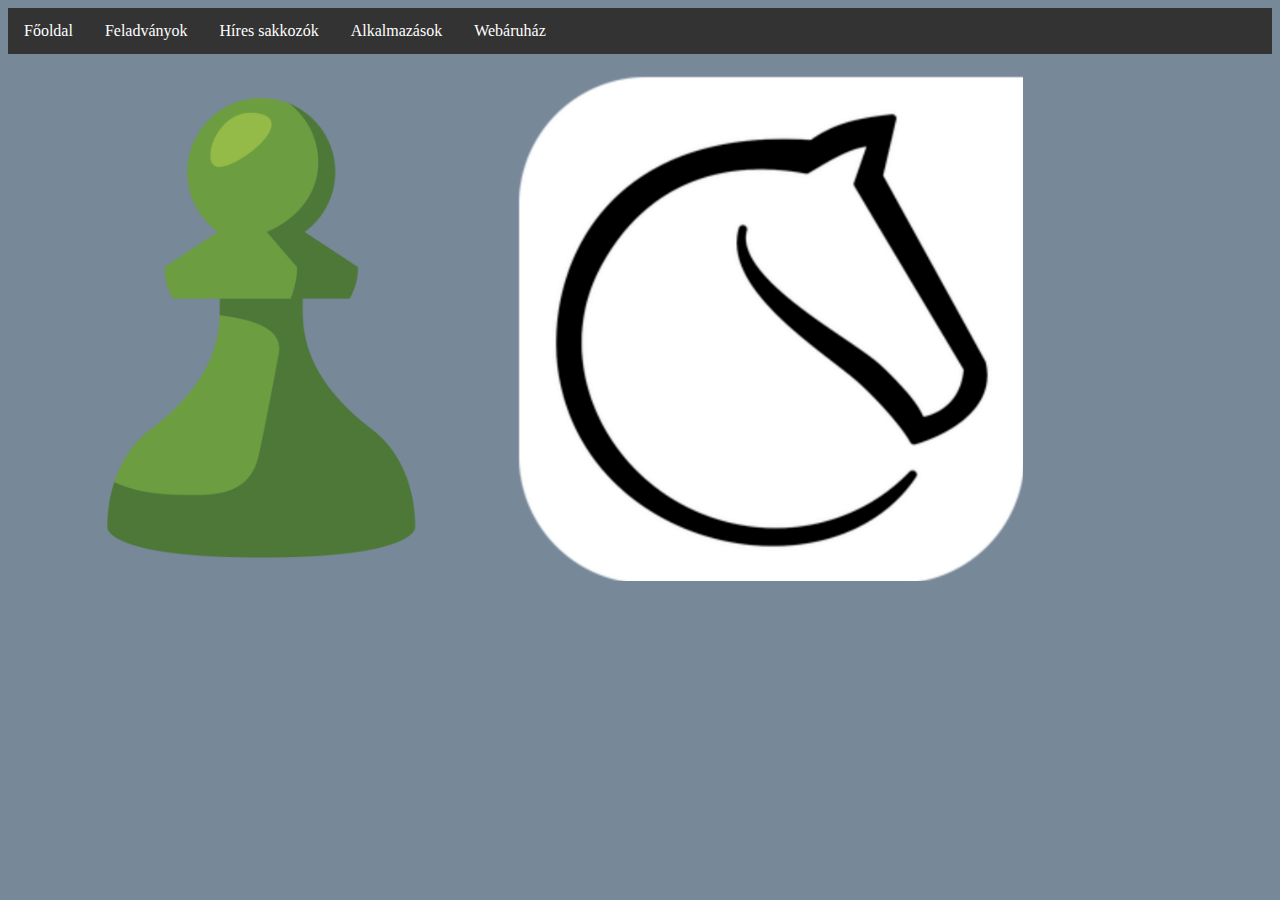
<file: Komplex téli-szüneti projektmunka/Chess.html>
<!DOCTYPE html>
<html lang="hu">
<head>
    <meta charset="UTF-8">
    <meta http-equiv="X-UA-Compatible" content="IE=edge">
    <meta name="viewport" content="width=device-width, initial-scale=1.0">
    <title>Alkalmazások</title>
    <link href="style.css" rel="stylesheet">
    
</head>
<body>
    <ul>
        <li><a href="index.html">Főoldal</a></li>
        <li><a href="Quiz.html">Feladványok</a></li>
        <li><a href="Eredm.html">Híres sakkozók</a></li>
        <li><a href="Chess.html">Alkalmazások</a></li>
        <li><a href="shop.html">Webáruház</a></li>
    </ul>
     <h4> 
    <a id="chesscom" href="https://www.chess.com/" ><img src="chess.png" alt="chess.com" title="chess.com" width="40%"></a> 
    <a id="lichessorg" href="https://lichess.org" ><img src="Lichess.org.png" alt="lichess.org" title="lichess.org" width="40%"></a>
    </h4> 
</body>
</html>
</file>
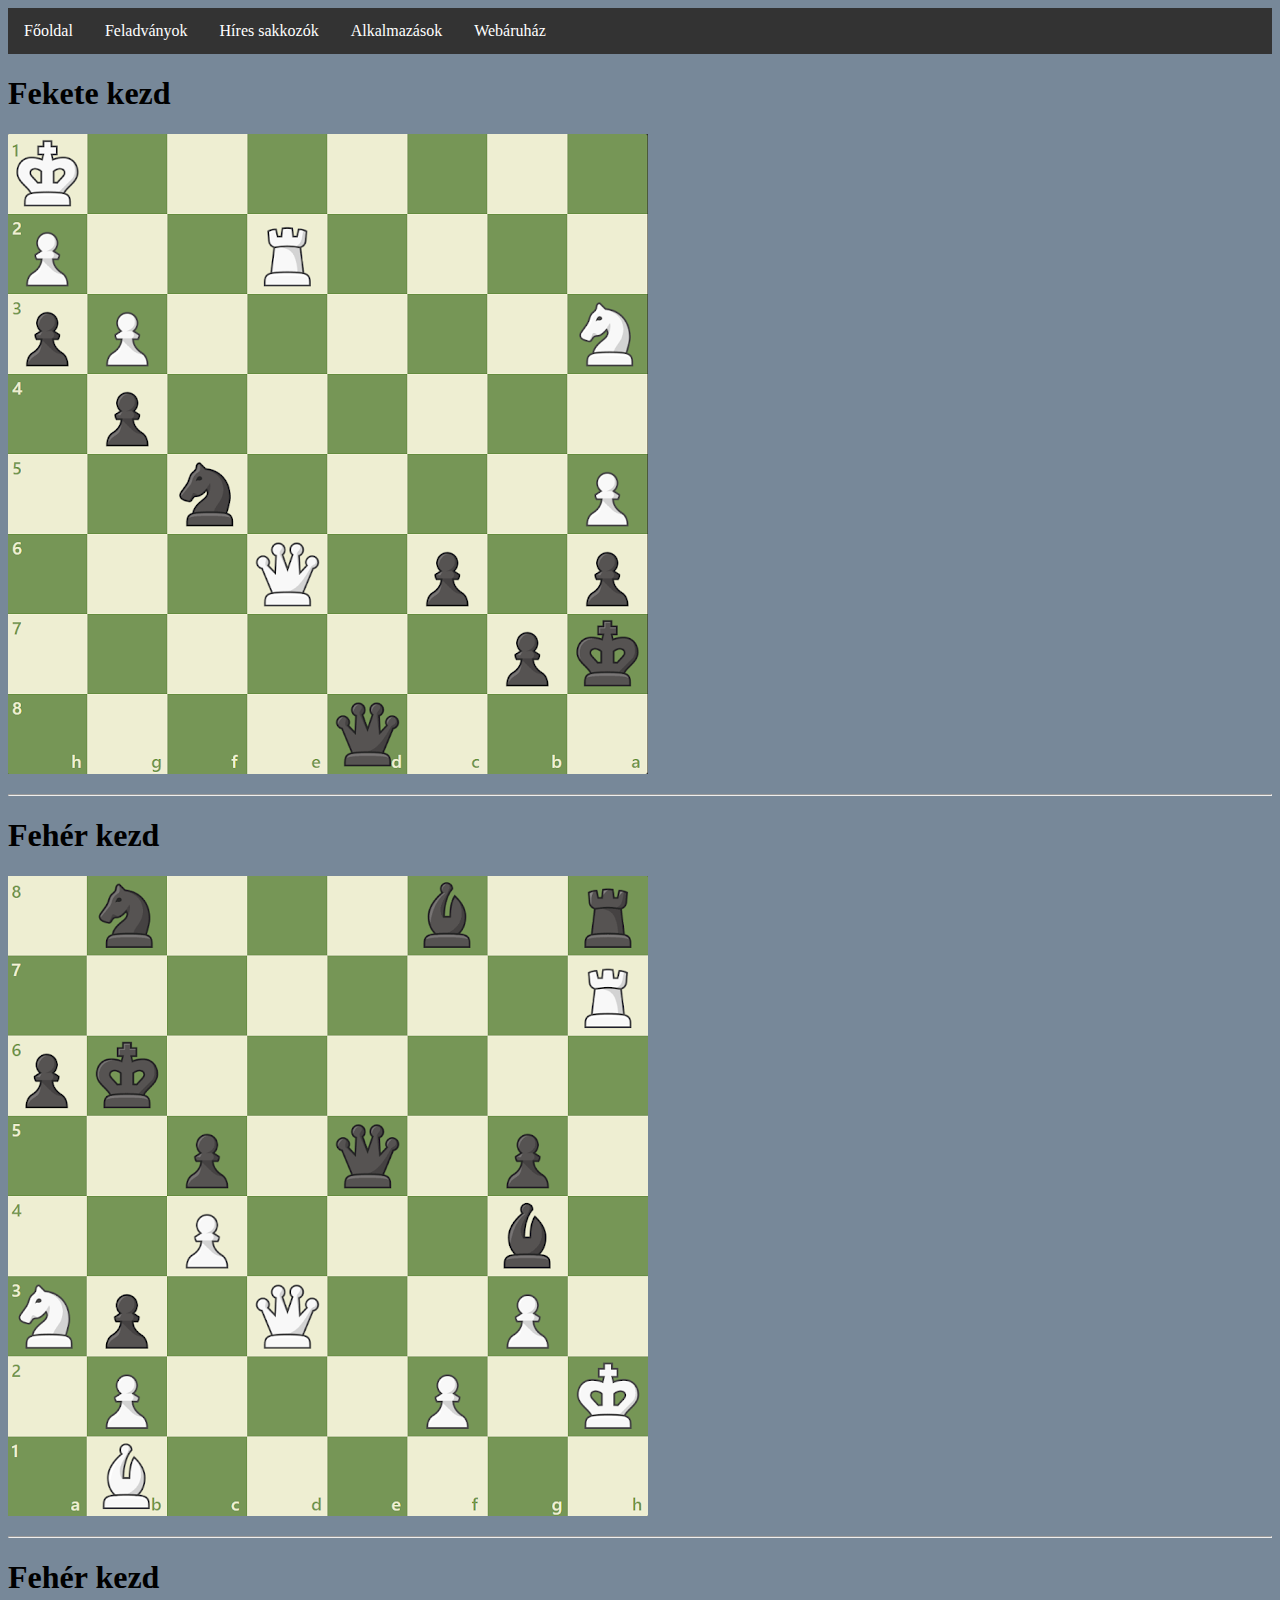
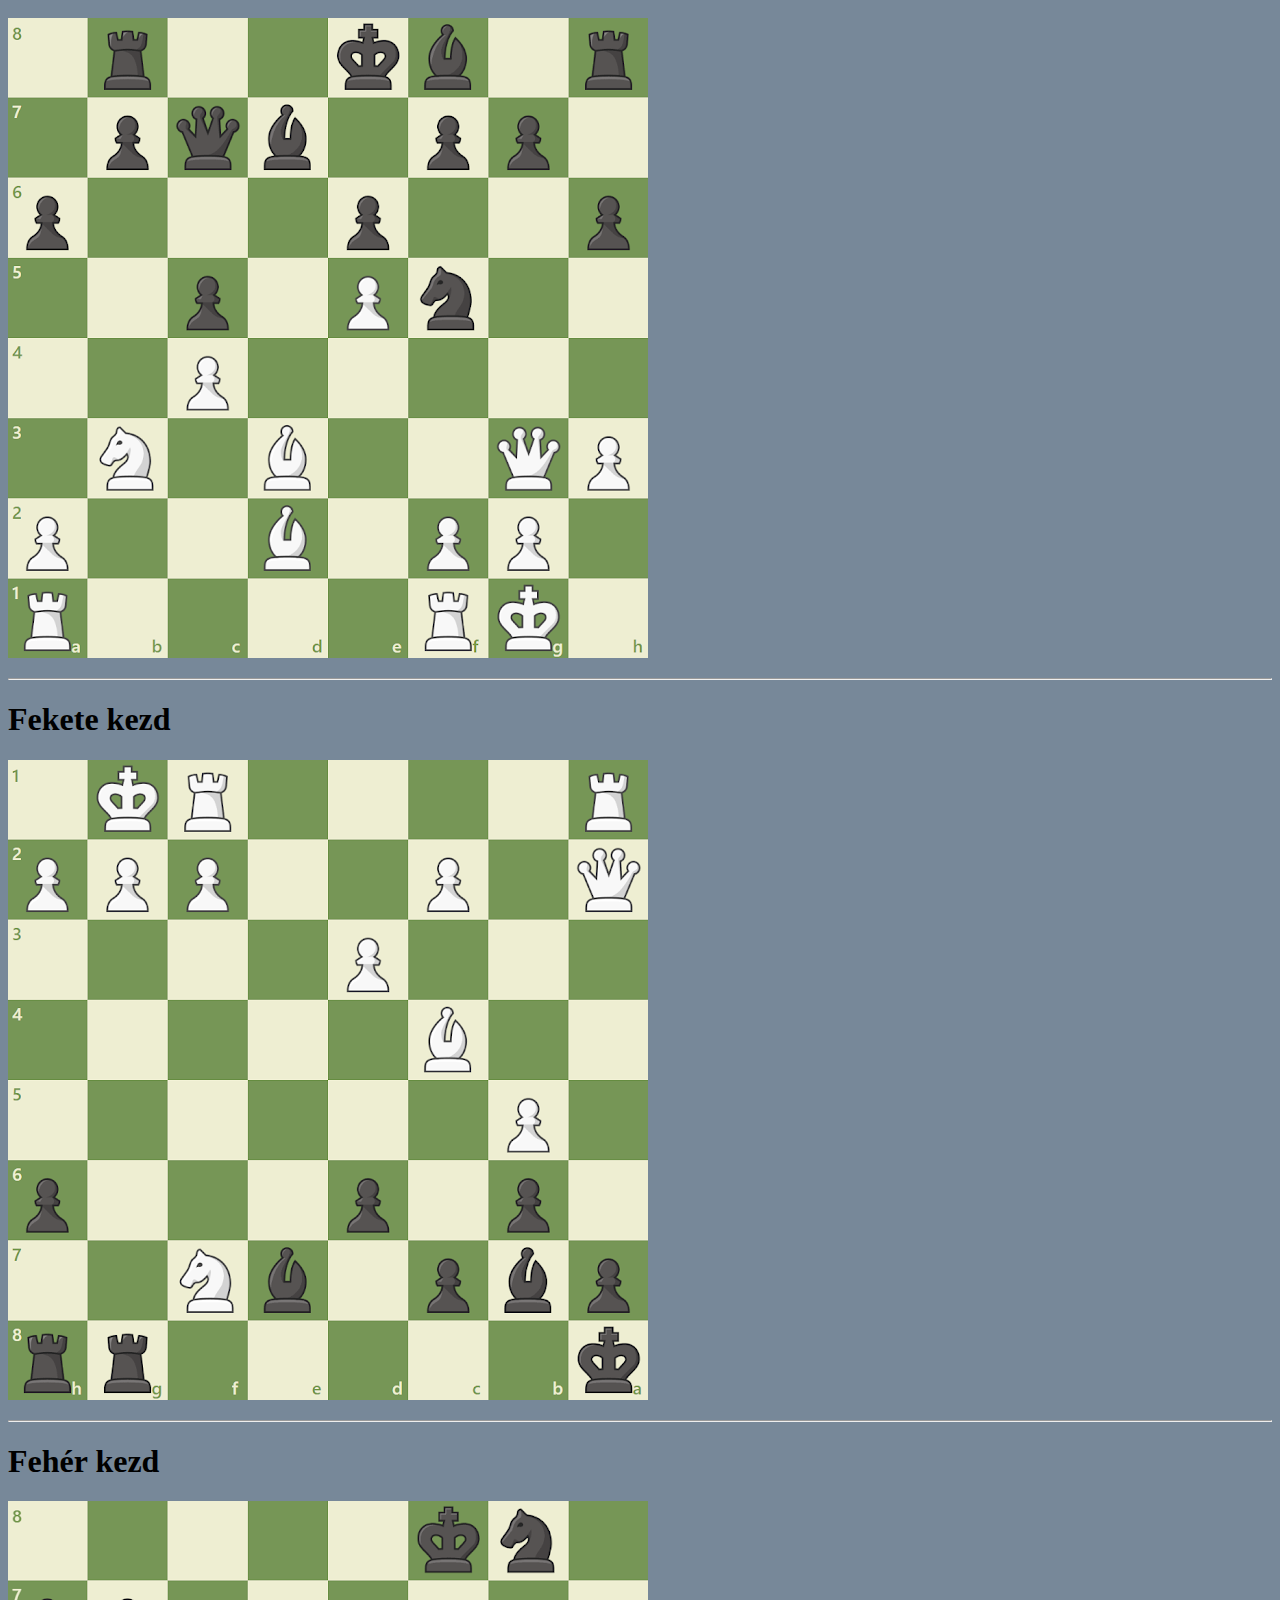
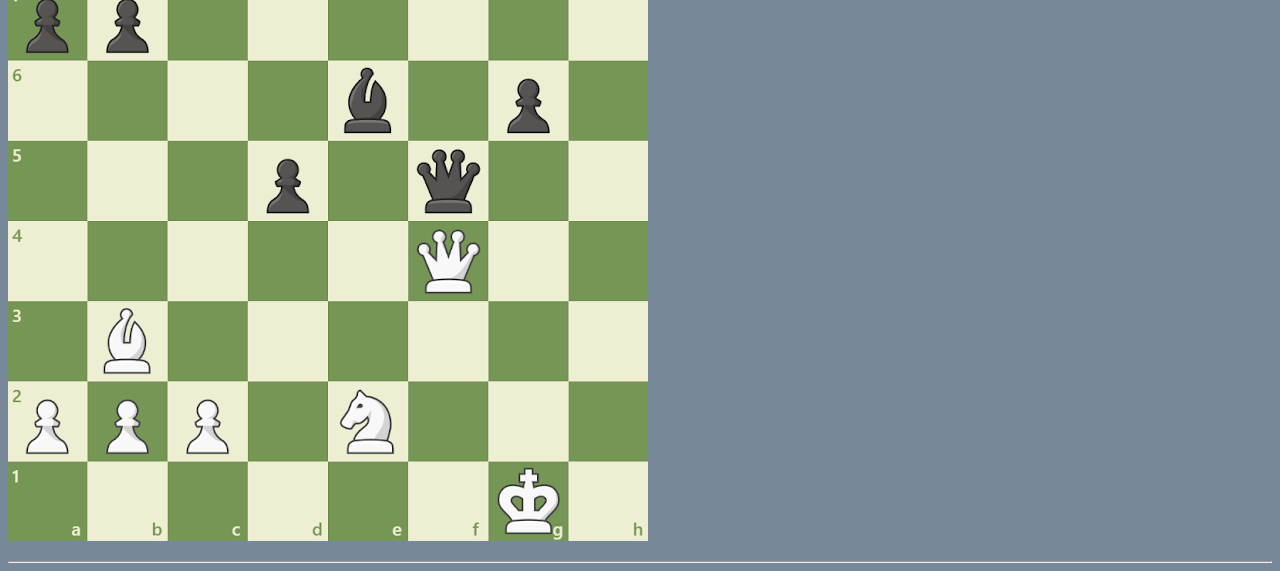
<file: Komplex téli-szüneti projektmunka/Quiz.html>
<!DOCTYPE html>
<html lang="hu">
<head>
    <meta charset="UTF-8">
    <meta http-equiv="X-UA-Compatible" content="IE=edge">
    <meta name="viewport" content="width=device-width, initial-scale=1.0">
    <title>Feladványok</title>
    <link href="style.css" rel="stylesheet">
    
</head>
<body>
    <ul>
      <li><a href="index.html">Főoldal</a></li>
      <li><a href="Quiz.html">Feladványok</a></li>
      <li><a href="Eredm.html">Híres sakkozók</a></li>
      <li><a href="Chess.html">Alkalmazások</a></li>
      <li><a href="shop.html">Webáruház</a></li>
      </ul>
      <h1>Fekete kezd</h1>
      <img id="z6" src="z1.png" alt="z1"> <p></p>
      <hr>
      <h1>Fehér kezd</h1>
      <img id="z6" src="z2.png" alt="z2"> <p></p>
      <hr>
      <h1>Fehér kezd</h1>
      <img id="z6" src="z3.png" alt="z3"> <p></p>
      <hr>
      <h1>Fekete kezd</h1>
      <img id="z6" src="z4.png" alt="z4"> <p></p>
      <hr>
      <h1>Fehér kezd</h1>
      <img id="z6" src="z5.png" alt="z5"> <p></p>
      <hr>

</body>
</html>
</file>
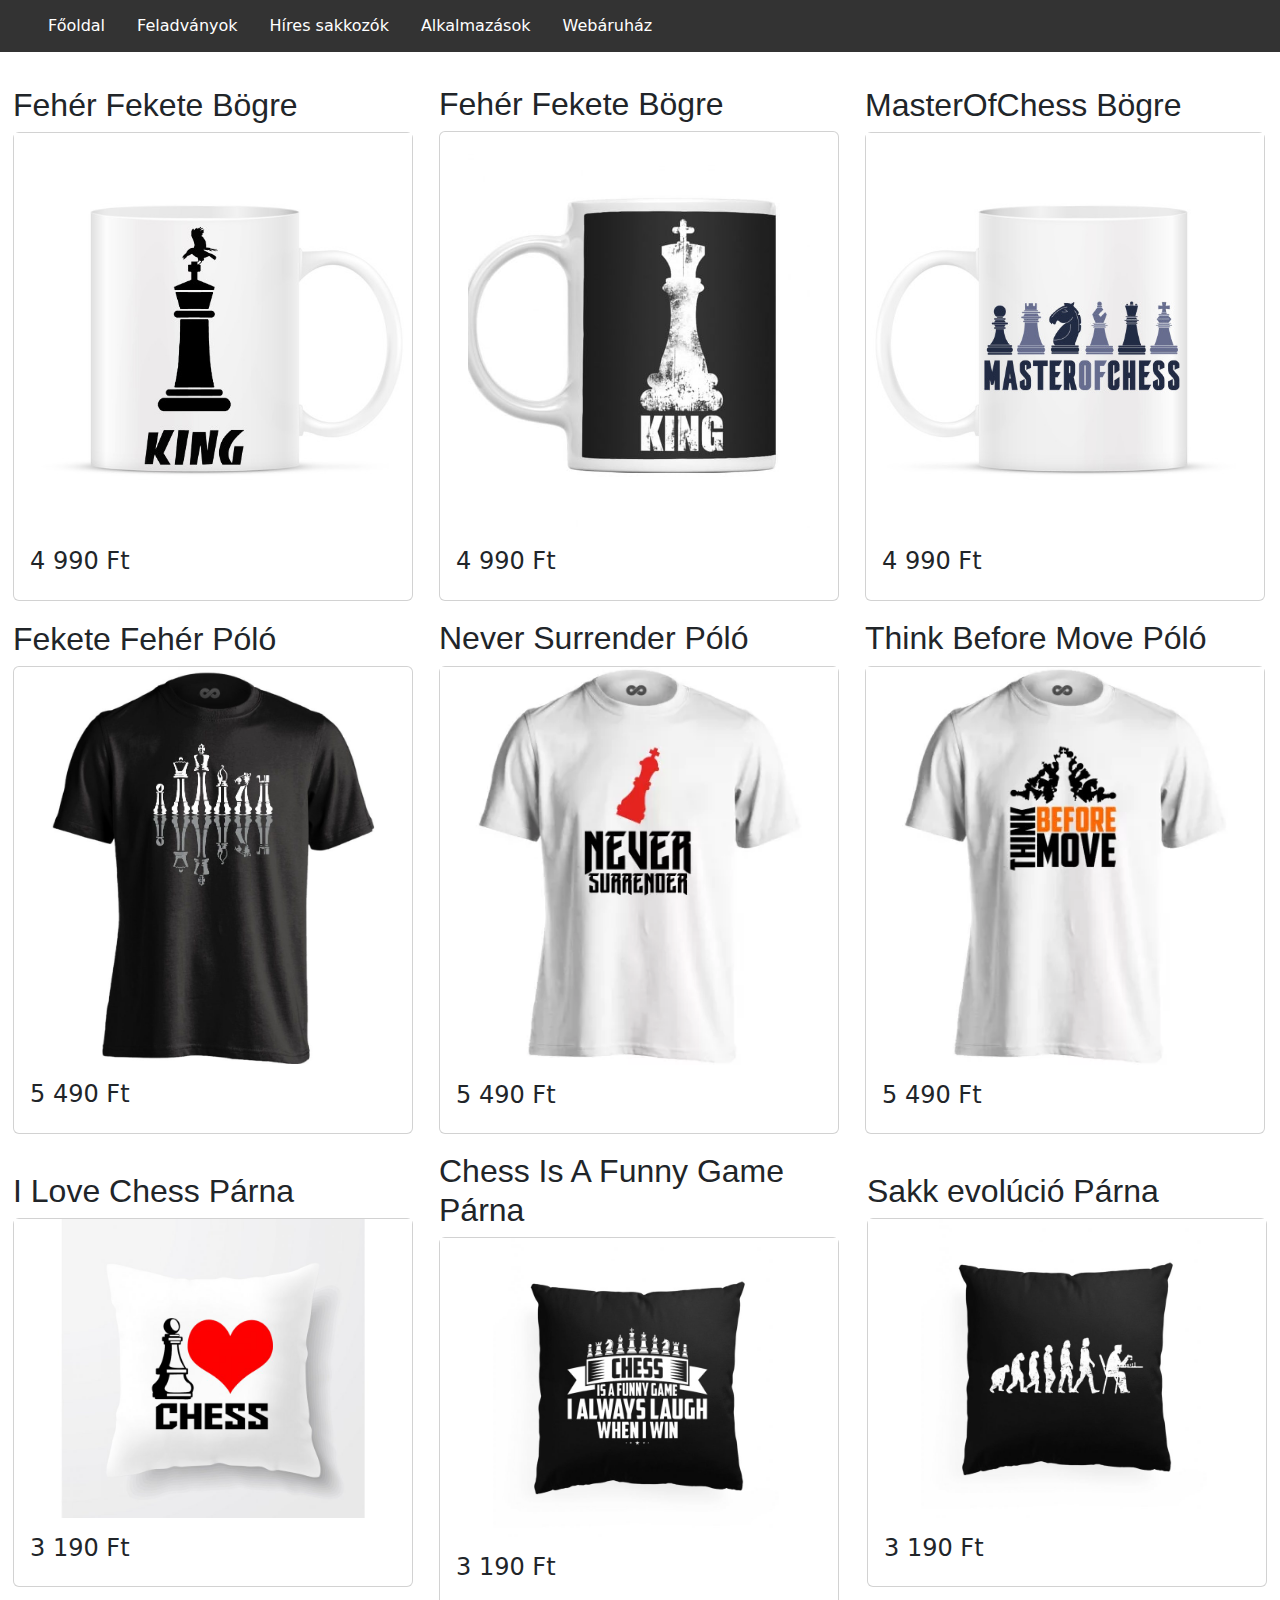
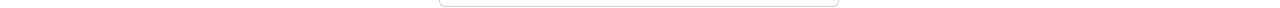
<file: Komplex téli-szüneti projektmunka/shop.html>
<!DOCTYPE html>
<html lang="en">
<head>
    <meta charset="UTF-8">
    <meta http-equiv="X-UA-Compatible" content="IE=edge">
    <meta name="viewport" content="width=device-width, initial-scale=1.0">
    <title>webáruház</title>
    <link rel="stylesheet" href="style.css">
    <link href="https://cdn.jsdelivr.net/npm/bootstrap@5.2.3/dist/css/bootstrap.min.css" rel="stylesheet">
  <script src="https://cdn.jsdelivr.net/npm/bootstrap@5.2.3/dist/js/bootstrap.bundle.min.js"></script>
    
</head>
<body>
    <ul>
        <li><a href="index.html">Főoldal</a></li>
        <li><a href="Quiz.html">Feladványok</a></li>
        <li><a href="Eredm.html">Híres sakkozók</a></li>
        <li><a href="Chess.html">Alkalmazások</a></li>
        <li><a href="shop.html">Webáruház</a></li>
      </ul>
<table>
    <tr class="feher">
        <td>
            <div class="container mt-3">
                <h2 id="termek">Fehér Fekete Bögre</h2>
                <div class="card" style="width:400px">
                  <img class="kepKozepre" src="bögre1.jpg" alt="" style="width:100%">
                  <div class="card-body">
                    <h4 class="card-title"> 4 990 Ft </h4>                    
                  </div>
                </div>
            
        </td>
        <td>
            <div class="container mt-3">
                <h2 id="termek">Fehér Fekete Bögre</h2>
                <div class="card" style="width:400px">
                  <img class="kepKozepre" src="bögre2.jpg" alt="" style="width:86%">
                  <div class="card-body">
                    <h4 class="card-title"> 4 990 Ft </h4>
                    
                  </div>
                </div>
        </td>
        <td> 
            <div class="container mt-3">
                <h2 id="termek">MasterOfChess Bögre</h2>
                <div class="card" style="width:400px">
                  <img class="kepKozepre" src="bögre3.jpg" alt="" style="width:100%">
                  <div class="card-body">
                    <h4 class="card-title"> 4 990 Ft </h4>
                    
                  </div>
                </div>
        </td>
    </tr>
</table>

<table>
    <tr class="feher">
        <td>
            <div class="container mt-3">
                <h2 id="termek">Fekete Fehér Póló</h2>
                <div class="card" style="width:400px">
                  <img class="kepKozepre" src="polo1.jpg" alt="" style="width:83%">
                  <div class="card-body">
                    <h4 class="card-title"> 5 490 Ft </h4>
                  </div>
                </div>
            
        </td>
        <td>
            <div class="container mt-3">
                <h2 id="termek">Never Surrender Póló</h2>

                <div class="card" style="width:400px">
                  <img class="kepKozepre" src="polo3.webp" alt="" style="width:100%">
                  <div class="card-body">
                    <h4 class="card-title"> 5 490 Ft </h4>
                    
                  </div>
                </div>
        </td>
        <td> 
            <div class="container mt-3">
                <h2 id="termek">Think Before Move Póló</h2>
                <div class="card" style="width:400px">
                  <img class="kepKozepre" src="polo5.webp" alt="" style="width:100%">
                  <div class="card-body">
                    <h4 class="card-title"> 5 490 Ft </h4>
                    
                  </div>
                </div>
        </td>
    </tr>
</table>

<table>
    <tr class="feher">
        <td>
            <div class="container mt-3">
                <h2 id="termek">I Love Chess Párna</h2>
                <div class="card" style="width:400px">
                  <img class="kepKozepre" src="párna1.png" alt="" style="width:100%">
                  <div class="card-body">
                    <h4 class="card-title"> 3 190 Ft </h4>
                    
                  </div>
                </div>
            
        </td>
        <td>
            <div class="container mt-3">
                <h2 id="termek">Chess Is A Funny Game Párna</h2>

                <div class="card" style="width:400px">
                  <img class="kepKozepre" src="párna2.png" alt="" style="width:100%">
                  <div class="card-body">
                    <h4 class="card-title"> 3 190 Ft </h4>

                    
                  </div>
                </div>
        </td>
        <td> 
            <div class="container mt-3">
                <h2 id="termek">Sakk evolúció Párna</h2>
 
                <div class="card" style="width:400px">
                  <img class="kepKozepre" src="párna3.png" alt="" style="width:100%">
                  <div class="card-body">
                    <h4 class="card-title"> 3 190 Ft </h4>

                    
                  </div>
                </div>
        </td>
    </tr>
</table>
</body>
</html>
</file>
<file: Komplex téli-szüneti projektmunka/style.css>
body {
  background-color: lightslategrey;
}

ul {
  list-style-type: none;
  margin: 0;
  padding: 0;
  overflow: hidden;
  background-color: #333;
}

li {
  float: left;
}

li a {
  display: block;
  color: white;
  text-align: center;
  padding: 14px 16px;
  text-decoration: none;
}

li a:hover {
  background-color: black;
}

p {
  font-family: 'Franklin Gothic Medium', 'Arial Narrow', Arial, sans-serif;
}

h2 {
  font-family: 'Gill Sans', 'Gill Sans MT', Calibri, 'Trebuchet MS', sans-serif;
}

#polo {
  font-size: 300%;
  text-align: left;
  text-decoration: underline;
  padding-left: 50px;
}

#bre {
  font-size: xx-large;
 }

 .kepKozepre{
  margin-left: auto;
  margin-right: auto;
  display: block;
}

.kozep{
  text-align: center;
}

#termek {
  font-family: 'Segoe UI', Tahoma, Geneva, Verdana, sans-serif;
}
</file>
